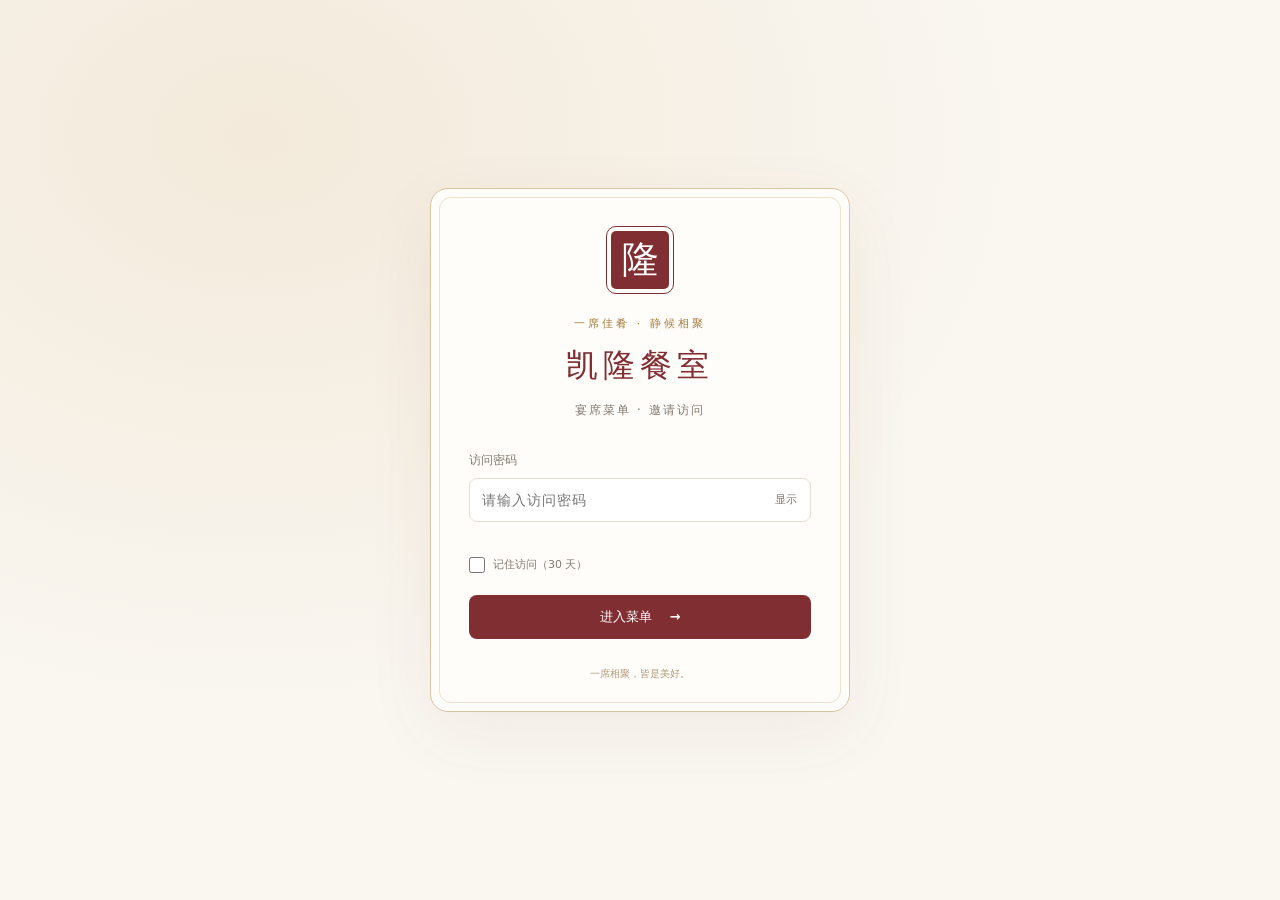
<file: index.html>
<!doctype html>
<html lang="zh-CN">
<head>
  <meta charset="utf-8">
  <meta name="viewport" content="width=device-width,initial-scale=1">
  <meta name="theme-color" content="#802e32">
  <meta name="description" content="凯隆餐室宴席菜单定制：挑选佳肴、搭配套餐、预览并打印专属菜单。">
  <title>凯隆餐室 · 宴席菜单</title>
  <link rel="stylesheet" href="css/style.css?v=mobile-3">
  <script defer src="js/access-config.js"></script>
  <script defer src="js/access.js"></script>
  <script defer src="js/dishes.js"></script>
  <script defer src="js/core.js"></script>
  <script defer src="js/main.js?v=mobile-3"></script>
</head>
<body class="access-locked">
  <section id="access-gate" class="access-gate" aria-labelledby="access-title">
    <div class="access-card">
      <span class="access-seal" aria-hidden="true">隆</span>
      <p class="eyebrow">一席佳肴 · 静候相聚</p>
      <h1 id="access-title" data-restaurant>凯隆餐室</h1>
      <p class="access-subtitle">宴席菜单 · 邀请访问</p>
      <form id="access-form">
        <label for="access-password">访问密码</label>
        <div class="access-input"><input id="access-password" type="password" required maxlength="100" placeholder="请输入访问密码" autocomplete="current-password" aria-describedby="access-error" aria-invalid="false"><button id="access-toggle" type="button" aria-label="显示或隐藏密码" aria-pressed="false">显示</button></div>
        <p id="access-error" class="access-error" role="alert"></p>
        <label class="access-remember"><input id="access-remember" type="checkbox"> 记住访问（30 天）</label>
        <button type="submit" class="btn primary full">进入菜单 <span aria-hidden="true">→</span></button>
      </form>
      <p class="access-footnote">一席相聚，皆是美好。</p>
      <noscript><p class="access-error">请启用 JavaScript 后输入密码。</p></noscript>
    </div>
  </section>
  <a class="skip-link" href="#catalog">跳到菜品选择</a>
  <header class="topbar">
    <a href="#" class="brand"><span class="seal" aria-hidden="true">隆</span><span><strong data-restaurant>凯隆餐室</strong><small>宴 席 菜 单</small></span></a>
    <nav aria-label="主导航"><button id="more-actions" class="quiet-btn mobile-only">更多 · 管理</button><button id="lock-access" class="quiet-btn">退出访问</button><button id="manage-btn" class="quiet-btn">菜品管理</button><button id="backup-btn" class="quiet-btn">数据备份</button><button id="settings-btn" class="quiet-btn">餐厅设置</button></nav>
  </header>
  <div id="storage-banner" class="storage-banner" role="status" hidden></div>
  <main>
    <section class="hero" aria-labelledby="hero-title">
      <div class="hero-copy"><p class="eyebrow">一席佳肴 · 一生好时光</p><h1 id="hero-title">把美好，<br>盛进这一席。</h1><p class="hero-description">从第一道开席小菜，到最后一口甜蜜。<br>为重要的相聚，搭配一份专属菜单。</p><a class="btn primary" href="#catalog">开始搭配 <span aria-hidden="true">↗</span></a><div class="hero-foot"><span id="catalog-total">84 道佳肴</span><i></i><span>3 款宴席套餐</span><i></i><span>自在搭配</span></div></div>
      <div class="hero-art" aria-hidden="true"><div class="hero-circle"></div><span class="hero-watermark">囍</span><img class="hero-photo photo-main" src="images/dishes/hot-2.jpg" alt="" width="400" height="400" fetchpriority="high"><img class="hero-photo photo-small" src="images/dishes/dessert-new-1.jpg" alt="" width="230" height="230"><div class="hero-caption"><small>佳肴相伴</small><strong>喜事成双</strong></div><span class="art-label">KAILONG · BANQUET</span></div>
    </section>
    <section class="sets-section" aria-labelledby="sets-title"><details id="sets-details" open><summary class="sets-summary">套餐快捷选择<span id="sets-toggle-hint">3 款 · 点击展开</span></summary><div class="section-heading"><div><p class="eyebrow">精心搭配</p><h2 id="sets-title">从一席好菜开始</h2></div><p>先选套餐，再按喜好调整</p></div><div id="sets-grid" class="sets-grid"></div></details></section>
    <section id="catalog" class="workspace" aria-label="菜单定制">
      <div class="catalog-panel"><div class="section-heading"><div><p class="eyebrow">随心甄选</p><h2 id="catalog-title">挑选您的佳肴</h2></div><span id="results-count" class="muted"></span></div>
        <div class="catalog-controls"><div class="search-row"><label class="search-box"><span aria-hidden="true">⌕</span><input type="search" id="search" placeholder="搜索菜名、食材或喜庆别名" aria-label="搜索菜品"><kbd aria-hidden="true">搜索</kbd></label><button id="selected-filter" class="filter-btn" aria-pressed="false">只看已选</button></div>
        <div id="category-tabs" class="category-tabs" role="group" aria-label="菜品分类"></div></div>
        <div id="package-view" class="package-view" hidden></div>
        <div id="replace-banner" class="replace-banner" hidden></div>
        <div id="dishes-grid" class="dishes-grid"></div>
        <div id="catalog-empty" class="empty-state" hidden><span aria-hidden="true">✧</span><h3>暂时没有找到这道菜</h3><p>试试其他关键词，或切换分类。</p><button id="reset-filter" class="btn secondary">查看全部菜品</button></div>
      </div>
      <div id="selection-home" class="selection-home"><aside id="selection-panel" class="selection-panel" aria-labelledby="selection-title"><div class="selection-heading"><div><p class="eyebrow">您的专属搭配</p><h2 id="selection-title">这一席 <span id="selected-count">0</span></h2></div><button id="clear-selection" class="text-btn">清空</button></div><div id="set-status" class="set-status" hidden></div><div id="selected-summary" class="selected-summary"></div><button id="undo-remove" class="btn secondary full" hidden></button><div id="selected-dishes" class="selected-dishes"></div><details class="event-details"><summary>宴席信息 <span>选填</span></summary><div class="event-fields"><label>宴席名称<input id="event-title" maxlength="60" placeholder="例如：陈先生 & 林女士婚宴"></label><div class="field-pair"><label>日期<input type="date" id="event-date"></label><label>桌数<input type="number" id="event-tables" min="1" max="9999" placeholder="选填"></label></div><label>备注<textarea id="event-note" maxlength="300" rows="2" placeholder="口味、上菜或其他要求"></textarea></label></div></details><div class="selection-actions"><button id="preview-btn" class="btn primary full">预览与打印 <span aria-hidden="true">→</span></button><div class="action-pair"><button id="export-menu" class="quiet-btn">导出菜单</button><button id="import-menu" class="quiet-btn">导入菜单</button></div><p id="save-status" class="save-status" aria-live="polite">自动保存在当前浏览器</p></div></aside></div>
    </section>
  </main>
  <footer class="footer"><div><strong data-restaurant>凯隆餐室</strong><p data-slogan>用心烹饪 · 精致宴席</p></div><a id="contact-link" href="tel:13692018313">宴席咨询 · <span data-phone>13692018313</span></a><small>一席相聚，皆是美好。</small></footer>
  <div class="mobile-bar"><button id="view-selected" class="quiet-btn">已选 <strong id="mobile-count">0</strong> 道 <span aria-hidden="true">↑</span></button><button id="mobile-preview" class="btn primary">预览菜单</button></div>
  <div id="toast" class="toast" role="status" aria-live="polite" hidden></div>
  <dialog id="mobile-selection-dialog" class="mobile-selection-dialog"><div class="dialog-toolbar"><h2>已选菜单</h2><button class="btn secondary" data-close>继续选菜</button></div><div id="mobile-selection-content"></div></dialog>
  <dialog id="more-dialog" class="small-dialog"><div class="dialog-toolbar"><h2>更多操作</h2><button class="icon-btn" data-close aria-label="关闭更多操作">×</button></div><div class="more-grid"><button data-action="manage-btn">菜品管理<span>编辑菜名和照片</span></button><button data-action="backup-btn">数据备份<span>保存和恢复资料</span></button><button data-action="settings-btn">餐厅设置<span>名称、电话与祝福语</span></button><button data-action="lock-access">退出访问<span>保留菜单，重新锁定</span></button></div></dialog>
  <dialog id="preview-dialog" class="preview-dialog"><div class="dialog-toolbar"><div><p class="eyebrow">专属宴席</p><h2>菜单预览</h2></div><button class="icon-btn" data-close aria-label="关闭预览">×</button></div><div class="preview-controls"><div class="segmented" role="group" aria-label="菜单样式"><button data-style="illustrated" aria-pressed="true">图文版</button><button data-style="simple" aria-pressed="false">简洁版</button><button data-style="festive" aria-pressed="false">喜庆版</button></div><label><input id="use-alias" type="checkbox"> 使用喜庆别名</label></div><div class="paper-viewport"><div id="preview-paper"></div></div><div class="preview-footer"><p>打印窗口中可选择“另存为 PDF”</p><button id="print-btn" class="btn primary">打印 / 保存 PDF</button></div></dialog>
  <dialog id="confirm-dialog" class="small-dialog"><div class="dialog-toolbar"><h2 id="confirm-title">确认操作</h2><button class="icon-btn" data-close aria-label="取消">×</button></div><p id="confirm-message" class="dialog-copy"></p><div id="confirm-actions" class="dialog-actions"></div></dialog>
  <dialog id="manage-dialog" class="manage-dialog"><div class="dialog-toolbar"><div><p class="eyebrow">本地维护</p><h2>菜品管理</h2></div><button class="icon-btn" data-close aria-label="关闭菜品管理">×</button></div><div class="manager-tools"><label class="search-box"><input id="manager-search" type="search" placeholder="搜索菜名或 ID" aria-label="搜索管理中的菜品"></label><label class="check-label"><input type="checkbox" id="review-filter"> 仅看待确认</label><button id="add-dish" class="btn primary">新增菜品</button></div><p class="manager-hint">修改仅在当前浏览器生效，不会改变其他访客的菜单。请导出备份保存资料。</p><div id="manager-list" class="manager-list"></div></dialog>
  <dialog id="edit-dialog" class="small-dialog"><form id="dish-form"><div class="dialog-toolbar"><h2 id="edit-title">编辑菜品</h2><button type="button" class="icon-btn" data-close aria-label="取消编辑">×</button></div><div class="form-body"><input type="hidden" id="dish-id"><div class="photo-upload-tools"><span>菜品照片</span><img id="edit-photo-preview" class="edit-photo-preview" alt="当前菜品照片" hidden><div class="photo-buttons"><button type="button" id="choose-photo" class="btn secondary">选择照片</button><button type="button" id="take-photo" class="btn secondary mobile-only">拍照</button><button type="button" id="undo-photo" class="text-btn">撤销换图</button></div><input type="file" id="dish-photo" accept="image/jpeg,image/png,image/webp" hidden><input type="file" id="dish-camera" accept="image/jpeg,image/png,image/webp" capture="environment" hidden><p id="photo-status" class="muted" role="status" aria-live="polite"></p></div><p class="muted">支持 JPEG、PNG、WebP，最大 15 MB。修改仅在当前浏览器生效，可通过备份迁移。</p><label class="check-label"><input type="checkbox" id="dish-hide-photo"> 暂不展示照片</label><p id="edit-error" class="form-error" role="alert"></p><div class="field-pair"><label>菜名<input id="dish-name" maxlength="60" required></label><label>分类<select id="dish-category"></select></label></div><label>菜品描述<textarea id="dish-description" maxlength="240" rows="3" required></textarea></label><details class="extra-dish-settings"><summary>喜庆别名与待确认备注（选填）</summary><div><label>喜庆别名<input id="dish-alias" maxlength="60" placeholder="选填，例如：喜得贵子"></label><label>待确认备注<textarea id="dish-review" maxlength="300" rows="2" placeholder="确认内容后可清空"></textarea></label></div></details></div><div class="dialog-actions"><button type="button" class="btn secondary" data-close>取消</button><button type="submit" id="save-dish" class="btn primary">保存菜品</button></div></form></dialog>
  <dialog id="settings-dialog" class="small-dialog"><form id="settings-form"><div class="dialog-toolbar"><h2>餐厅设置</h2><button type="button" class="icon-btn" data-close aria-label="取消">×</button></div><div class="form-body"><label>餐厅名称<input id="restaurant-name" required maxlength="40"></label><label>宣传语<input id="restaurant-slogan" maxlength="80"></label><label>联系电话<input id="restaurant-phone" maxlength="30" placeholder="电话或手机号码"></label><label>喜庆祝福语<input id="restaurant-blessing" maxlength="80"></label></div><div class="dialog-actions"><button type="button" class="btn secondary" data-close>取消</button><button class="btn primary" type="submit">保存设置</button></div></form></dialog>
  <dialog id="backup-dialog" class="small-dialog"><div class="dialog-toolbar"><h2>数据备份</h2><button class="icon-btn" data-close aria-label="关闭">×</button></div><div class="form-body"><p>完整备份可迁移全部资料。菜品导入文件只会追加新菜，不覆盖已有资料；重复导入会自动跳过。</p><button id="add-latest-dishes" class="btn secondary full" hidden>添加本次新菜（保留已有资料）</button><button id="export-backup" class="btn primary full">导出完整备份</button><button id="import-backup" class="btn secondary full">导入备份或菜品</button><hr><p class="muted">恢复默认资料会撤销本地菜品和餐厅设置的修改。建议先导出备份。</p><button id="reset-data" class="text-btn danger">恢复默认资料</button></div></dialog>
  <input id="import-file" type="file" accept=".json,application/json" hidden>
  <div id="print-root"></div>
  <noscript><p class="storage-banner">请启用 JavaScript 后使用菜单定制功能。</p></noscript>
</body>
</html>
</file>
<file: css/style.css>
/* Offline system fonts and CSS decorations; no third-party requests. */
:root{--wine:#802e32;--wine-dark:#602125;--gold:#a57a3d;--ink:#302b27;--muted:#827970;--cream:#faf7f1;--line:#e8dfd1;--paper:#fffdf9;--radius:16px;--shadow:0 12px 40px #37271c0a;font-family:"Microsoft YaHei","PingFang SC",system-ui,sans-serif;color:var(--ink);background:var(--cream);font-synthesis:none}
*{box-sizing:border-box}html{scroll-behavior:smooth;scroll-padding-top:24px}body{margin:0}button,input,textarea,select{font:inherit}button,a,input,select,textarea{-webkit-tap-highlight-color:transparent}button{cursor:pointer}button:disabled{opacity:.55;cursor:wait}a{color:inherit;text-decoration:none}img{max-width:100%;display:block}button{border:0;background:none;color:inherit}input,textarea,select{color:var(--ink);background:#fff;border:1px solid var(--line);border-radius:8px;padding:10px 12px;min-width:0;max-width:100%}input[type=checkbox]{accent-color:var(--wine);width:16px;height:16px;margin:0;flex-shrink:0}input[type=file]{font-size:13px}textarea{resize:vertical}input:focus,textarea:focus,select:focus{outline:2px solid #a57a3d66;outline-offset:2px}button:focus-visible,a:focus-visible,summary:focus-visible{outline:3px solid #b78644;outline-offset:4px}h1,h2,h3,p{margin:0}h1,h2,.paper-title,.hero-caption strong{font-family:"Noto Serif SC","Songti SC","SimSun",serif}h2{font-size:26px;font-weight:600;letter-spacing:1px}p{line-height:1.8}[hidden]{display:none!important}.muted{font-size:12px;color:var(--muted);line-height:1.8}.eyebrow{color:var(--gold);font-size:11px;letter-spacing:3px;line-height:1.8;margin-bottom:10px}.btn{display:inline-flex;align-items:center;justify-content:center;gap:18px;padding:12px 20px;border:1px solid transparent;border-radius:8px;font-weight:600;font-size:13px;min-height:44px;transition:background .2s,transform .2s}.btn:hover{transform:translateY(-1px)}.primary{color:#fff;background:var(--wine)}.primary:hover{background:var(--wine-dark)}.secondary{background:#fff;border-color:var(--line)}.secondary:hover{background:#f1ebe1}.full{width:100%}.quiet-btn{font-size:12px;padding:10px 12px;border-radius:6px;color:var(--muted);min-height:40px}.quiet-btn:hover{background:#efe8dd;color:var(--wine)}.text-btn{font-size:12px;color:var(--wine);padding:8px}.icon-btn{font-size:26px;width:40px;height:40px;display:grid;place-items:center;border-radius:50%;flex-shrink:0}.icon-btn:hover{background:#f1ebe1}.skip-link{position:fixed;top:-100px;left:10px;padding:12px;background:white;z-index:99}.skip-link:focus{top:10px}.topbar{max-width:1320px;padding:24px 40px;margin:auto;display:flex;align-items:center;justify-content:space-between;border-bottom:1px solid var(--line)}.brand{display:flex;align-items:center;gap:12px}.seal{border:1px solid var(--wine);background:var(--wine);color:#fff;border-radius:4px;font-family:SimSun,serif;font-size:29px;width:45px;height:45px;display:grid;place-items:center;outline:1px solid var(--wine);outline-offset:3px}.brand strong{display:block;font-size:19px;letter-spacing:4px}.brand small{display:block;color:var(--gold);font-size:9px;letter-spacing:3px;margin-top:5px}.topbar nav{display:flex;gap:8px}main{max-width:1240px;margin:auto;padding:0 24px}.hero{min-height:455px;display:grid;grid-template-columns:1fr 1fr;align-items:center;position:relative;padding:45px 30px 35px;overflow:hidden}.hero-copy h1{font-size:clamp(38px,4.6vw,64px);line-height:1.35;color:var(--wine-dark);letter-spacing:3px;font-weight:500}.hero-description{font-size:13px;color:var(--muted);margin:22px 0}.hero .btn{padding:13px 25px}.hero-foot{display:flex;gap:13px;align-items:center;color:var(--muted);font-size:11px;margin-top:30px}.hero-foot i{height:3px;width:3px;background:var(--gold);border-radius:50%}.hero-art{height:375px;position:relative}.hero-circle{position:absolute;border:1px solid #d8bf95;width:325px;height:325px;border-radius:50%;left:22%;top:4%;outline:1px solid #eadbc2;outline-offset:15px}.hero-watermark{position:absolute;right:0;top:30px;font:150px SimSun,serif;color:#eadbc1;opacity:.4}.hero-photo{object-fit:cover;border:8px solid var(--paper);box-shadow:0 12px 30px #45312518;border-radius:50%}.photo-main{width:295px;height:295px;position:absolute;left:12%;top:0}.photo-small{width:165px;height:165px;position:absolute;right:8%;bottom:5px}.hero-caption{position:absolute;left:6%;bottom:12px;padding:15px 20px;background:#802e32;color:#fff;border-radius:2px;box-shadow:7px 7px 0 #dec7a1}.hero-caption small{font-size:9px;letter-spacing:3px;color:#e2c699;display:block;margin-bottom:6px}.hero-caption strong{font-size:24px;font-weight:400;letter-spacing:5px}.art-label{position:absolute;right:12px;top:80px;writing-mode:vertical-rl;letter-spacing:3px;font-size:9px;color:var(--gold)}.sets-section{padding:25px 0 40px;border-top:1px solid var(--line)}.section-heading{display:flex;align-items:flex-end;justify-content:space-between;margin-bottom:24px;gap:15px}.section-heading>p{font-size:12px;color:var(--muted)}.sets-grid{display:grid;grid-template-columns:repeat(3,1fr);gap:16px}.set-card{display:flex;flex-direction:column;padding:22px 24px;background:var(--paper);border:1px solid var(--line);border-radius:var(--radius);position:relative;overflow:hidden}.set-card:nth-child(2){background:#f4eee3}.set-card:nth-child(3){background:var(--wine);color:#fff;border-color:var(--wine)}.set-card .set-label{font-size:10px;color:var(--gold);letter-spacing:2px}.set-card:nth-child(3) .set-label{color:#e1bd86}.set-card h3{font-size:17px;font-weight:500;margin:12px 0 8px}.set-card p{font-size:11px;color:var(--muted)}.set-card:nth-child(3) p{color:#ead4cb}.set-card-bottom{margin-top:20px;display:flex;justify-content:space-between;align-items:center;gap:10px}.set-price{font:29px Georgia,serif;color:var(--wine);letter-spacing:-1px}.set-price small{font:11px system-ui;letter-spacing:0;margin-right:4px}.set-card:nth-child(3) .set-price{color:#f8e5c3}.set-card button{background:#f5ede0;padding:9px 14px;border-radius:6px;font-size:11px;color:var(--wine);border:1px solid #ddcbb3}.set-card:nth-child(3) button{background:#fff6e8}.set-card button:hover{background:#eadbc2}.workspace{display:grid;grid-template-columns:minmax(0,1fr) 315px;gap:26px;align-items:start;padding:35px 0 70px;border-top:1px solid var(--line)}.search-row{display:flex;gap:10px;align-items:center}.search-box{display:flex;align-items:center;background:#fff;border:1px solid var(--line);border-radius:9px;padding:0 12px;flex:1;min-width:0}.search-box span{font-size:26px;color:var(--gold)}.search-box input{width:100%;border:none;padding:13px 10px;background:transparent;font-size:12px}.search-box input:focus{outline:none}.search-box:focus-within{outline:2px solid #a57a3d66}.search-box kbd{font:10px system-ui;color:#9e9486;border:1px solid var(--line);padding:3px 5px;white-space:nowrap}.filter-btn{padding:12px;border:1px solid var(--line);border-radius:8px;font-size:11px;white-space:nowrap;background:#fff;min-height:43px}.filter-btn[aria-pressed=true]{background:#f1e0de;color:var(--wine);border-color:var(--wine)}.category-tabs{display:flex;gap:5px;overflow:auto;padding:19px 0 22px;scrollbar-width:thin}.category-tabs button{padding:10px 15px;white-space:nowrap;border-radius:7px;font-size:12px;color:var(--muted);border:1px solid transparent}.category-tabs button span{font-size:10px;opacity:.7;margin-left:5px}.category-tabs button[aria-pressed=true]{background:var(--wine);color:#fff}.category-tabs button:hover{border-color:#cbb597}.dishes-grid{display:grid;grid-template-columns:repeat(3,minmax(0,1fr));gap:15px}.dish-card{background:var(--paper);border:1px solid var(--line);border-radius:12px;overflow:hidden;position:relative;transition:box-shadow .2s,border-color .2s;min-width:0}.dish-card:hover{box-shadow:var(--shadow);border-color:#c8b08b}.dish-card.selected{border-color:var(--wine);box-shadow:0 0 0 1px var(--wine)}.dish-photo{width:100%;height:auto;aspect-ratio:4/3;object-fit:contain;background:#f2eee7;padding:5px}.dish-placeholder{aspect-ratio:4/3;display:flex;align-items:center;justify-content:center;flex-direction:column;background:repeating-linear-gradient(45deg,#f6f0e5,#f6f0e5 12px,#f8f4ed 12px,#f8f4ed 24px);color:#a58e70;gap:9px}.dish-placeholder span{font:38px SimSun,serif;border:1px solid #d8c3a1;border-radius:50%;width:65px;height:65px;display:grid;place-items:center}.dish-placeholder small{font-size:11px}.dish-info{padding:14px}.dish-category{font-size:9px;letter-spacing:1px;color:var(--gold);margin-bottom:6px}.dish-info h3{font-size:14px;line-height:1.6;font-weight:600;margin-bottom:6px}.dish-info .alias{font-size:10px;color:var(--gold);margin-top:-4px;margin-bottom:6px}.dish-info p{font-size:11px;color:var(--muted);min-height:36px;line-height:1.7}.dish-choice{margin-top:12px;width:100%;border:1px solid var(--line);border-radius:6px;padding:8px;font-size:11px;background:#fff;min-height:36px}.dish-choice:hover{background:#f3e9e0;color:var(--wine)}.selected .dish-choice{border-color:#dbc1bf;background:#f6eae8;color:var(--wine)}.photo-review{position:absolute;top:8px;left:8px;font-size:9px;color:#755721;background:#fff8e6f2;border-radius:3px;padding:4px 6px}.selection-panel{position:sticky;top:24px;background:#fffdf9;border:1px solid var(--line);border-radius:16px;padding:22px;box-shadow:var(--shadow);scroll-margin-top:18px}.selection-heading{display:flex;align-items:center;justify-content:space-between}.selection-heading h2{font-size:23px}.selection-heading h2 span{font:16px Georgia,serif;display:inline-grid;place-items:center;background:#f2e4d9;color:var(--wine);border-radius:50%;height:28px;width:28px;margin-left:6px}.selected-summary{font-size:10px;color:var(--gold);padding:17px 0 14px;border-bottom:1px dashed var(--line)}.selected-dishes{max-height:350px;overflow:auto;overscroll-behavior:contain;scrollbar-width:thin}.selected-item{display:flex;align-items:flex-start;gap:8px;padding:12px 0;border-bottom:1px solid #eee6dc}.selected-index{font:11px Georgia,serif;color:#c2ab8b;min-width:16px;margin-top:4px}.selected-text{flex:1;min-width:0}.selected-text strong{font-size:11px;line-height:1.6;font-weight:500;display:block}.selected-text small{font-size:9px;color:var(--muted);display:block;margin-top:4px}.selected-item button{font-size:11px;color:var(--muted);padding:4px;min-width:28px;min-height:30px}.selected-item button:hover{color:var(--wine);background:#f2e7dd;border-radius:4px}.selected-empty{padding:26px 8px;text-align:center;color:var(--muted)}.selected-empty span{font:34px SimSun,serif;color:#cbb597;display:block;margin-bottom:12px}.selected-empty p{font-size:11px}.set-status{font-size:10px;line-height:1.8;background:#f4eee2;padding:10px;margin-top:15px;border-radius:6px;color:var(--wine)}.set-status strong{display:block}.set-status details{margin-top:6px}.set-status summary{cursor:pointer}.event-details{border-bottom:1px solid var(--line);margin-top:16px}.event-details>summary{cursor:pointer;font-size:11px;padding:12px 0}.event-details>summary>span{float:right;color:var(--muted);font-size:10px}.event-fields{display:grid;gap:10px;padding:5px 0 15px}.event-fields label,.form-body>label,.field-pair>label{display:grid;gap:7px;font-size:12px;min-width:0}.event-fields input,.event-fields textarea{font-size:11px;width:100%}.field-pair{display:grid;grid-template-columns:1fr 1fr;gap:12px}.selection-actions{padding-top:18px}.action-pair{display:flex;justify-content:space-around;margin-top:8px}.save-status{font-size:9px;color:#9b9185;text-align:center;margin-top:5px}.package-view,.replace-banner{padding:15px 18px;border:1px solid #dec6a8;background:#f6efe3;border-radius:10px;margin-bottom:18px;font-size:12px}.package-view h3{font-size:16px;color:var(--wine)}.package-view p{font-size:11px;color:var(--muted);margin:6px 0 12px}.package-view .btn{font-size:11px;min-height:36px;padding:8px 12px;margin-right:6px}.replace-banner{display:flex;align-items:center;justify-content:space-between;color:var(--wine);gap:12px}.empty-state{padding:65px 20px;text-align:center;border:1px dashed var(--line);border-radius:12px}.empty-state span{font-size:40px;color:var(--gold)}.empty-state h3{font-size:16px;margin:12px 0}.empty-state p{font-size:12px;color:var(--muted);margin-bottom:20px}.footer{max-width:1240px;padding:30px 24px;margin:auto;border-top:1px solid var(--line);display:flex;justify-content:space-between;align-items:center;gap:25px;color:var(--muted)}.footer strong{font-size:14px;letter-spacing:3px;color:var(--wine)}.footer p{font-size:10px;margin-top:7px}.footer a{font-size:12px}.footer small{font-size:10px}.mobile-bar{display:none}.toast{position:fixed;bottom:30px;left:50%;transform:translateX(-50%);max-width:calc(100vw - 32px);background:#302b27;color:#fff;padding:13px 22px;border-radius:8px;font-size:12px;box-shadow:var(--shadow);z-index:1000;pointer-events:none;white-space:normal;line-height:1.6}.storage-banner{max-width:1192px;margin:10px auto;padding:12px 20px;background:#fff0d3;color:#674916;border-radius:6px;font-size:12px;line-height:1.8}
dialog{border:1px solid var(--line);border-radius:18px;background:var(--cream);color:var(--ink);padding:0;box-shadow:0 24px 120px #2f211c33;max-height:90dvh;max-width:calc(100vw - 24px)}dialog::backdrop{background:#26171080;backdrop-filter:blur(3px)}.small-dialog{width:480px}.manage-dialog{width:850px}.preview-dialog{width:990px}.dialog-toolbar{display:flex;justify-content:space-between;align-items:center;gap:15px;padding:22px 25px;border-bottom:1px solid var(--line);background:var(--paper)}.dialog-toolbar h2{font-size:23px}.dialog-toolbar .eyebrow{margin-bottom:3px}.dialog-copy{padding:25px;font-size:13px;white-space:pre-line;overflow-wrap:anywhere}.dialog-actions{display:flex;justify-content:flex-end;gap:10px;padding:18px 25px;border-top:1px solid var(--line);flex-wrap:wrap}.form-body{padding:24px;display:grid;gap:16px}.form-body p{font-size:12px}.check-label{display:flex!important;align-items:center;gap:8px;font-size:12px}.form-error{color:#a32d2d;font-size:12px}.danger{color:#a32d2d}.edit-photo-preview{max-height:150px;max-width:100%;object-fit:contain;margin:auto;border-radius:8px}.manager-tools{padding:20px 24px 10px;display:flex;gap:12px;align-items:center}.manager-hint{font-size:11px;color:var(--muted);padding:0 24px 15px}.manager-list{max-height:55dvh;overflow:auto;padding:0 24px 24px}.manager-row{display:flex;gap:12px;align-items:center;background:#fff;border:1px solid var(--line);border-radius:8px;padding:12px;margin-bottom:9px}.manager-row img{width:58px;height:50px;object-fit:contain;background:#f2eee7;border-radius:5px}.manager-row .manager-text{flex:1;min-width:0}.manager-row h3{font-size:13px}.manager-row p{font-size:10px;color:var(--muted);line-height:1.6}.manager-row .review-note{color:#9a6d28}.manager-row button{font-size:11px;padding:8px}.preview-controls{display:flex;justify-content:space-between;gap:15px;align-items:center;padding:15px 24px;border-bottom:1px solid var(--line);flex-wrap:wrap}.segmented{display:flex;gap:3px;border:1px solid var(--line);border-radius:8px;padding:3px;background:#fff}.segmented button{font-size:12px;padding:8px 14px;border-radius:5px}.segmented button[aria-pressed=true]{background:var(--wine);color:#fff}.preview-controls label{display:flex;gap:8px;align-items:center;font-size:12px}.paper-viewport{padding:25px;background:#e9e2d8;max-height:60dvh;overflow:auto}.preview-footer{display:flex;align-items:center;justify-content:space-between;padding:18px 24px;gap:12px;background:var(--paper)}.preview-footer p{font-size:11px;color:var(--muted)}.menu-paper{width:100%;max-width:794px;min-height:700px;margin:0 auto;background:white;padding:42px 40px;color:#332b26;box-shadow:0 4px 20px #39251d16}.paper-head{text-align:center;border-bottom:1px solid #d6c6ad;padding-bottom:22px;margin-bottom:24px}.paper-kicker{font-size:10px;letter-spacing:5px;color:#ad8145}.paper-title{font-size:34px;letter-spacing:5px;color:var(--wine);margin:12px 0}.paper-subtitle{font-size:14px;letter-spacing:2px;color:#7a6651;overflow-wrap:anywhere}.paper-meta{display:flex;justify-content:center;gap:18px;margin-top:14px;font-size:11px;color:#7f7367;flex-wrap:wrap}.paper-note{font-size:11px;background:#f8f4ec;padding:12px 15px;margin:18px 0;white-space:pre-wrap;overflow-wrap:anywhere;line-height:1.8}.paper-grid{display:grid;grid-template-columns:repeat(3,minmax(0,1fr));gap:20px}.paper-card{break-inside:avoid;text-align:center;min-width:0}.paper-card img{width:100%;height:130px;object-fit:contain;background:#faf8f4}.paper-card .paper-placeholder{height:130px;display:grid;place-items:center;background:#f7f1e6;color:#ac9473;font:13px SimSun,serif}.paper-card h3{font-size:13px;line-height:1.7;margin:9px 0 4px;overflow-wrap:anywhere}.paper-card small{font-size:9px;color:#957c5e}.paper-section{margin:22px 0;break-inside:auto}.paper-section h3{font-size:14px;color:var(--wine);margin:0 0 12px;padding-bottom:8px;border-bottom:1px solid #e6d9c6;break-after:avoid}.paper-list{display:grid;grid-template-columns:1fr 1fr;gap:10px 22px}.paper-list p{font-size:14px;break-inside:avoid;overflow-wrap:anywhere}.paper-footer{border-top:1px solid #d6c6ad;text-align:center;font-size:11px;color:#987c55;margin-top:28px;padding-top:18px;line-height:1.9;break-inside:avoid}.paper-festive{background:#fffaf0;border:3px double #bb904f;padding:40px;color:#6e292e}.paper-festive .paper-head{border-bottom:1px solid #caae7d}.festive-mark{font:50px SimSun,serif;color:#963e40;margin-bottom:12px}.paper-festive .paper-title{font-size:31px}.paper-festive .paper-section{text-align:center}.paper-festive .paper-section h3{display:flex;justify-content:center;align-items:center;gap:20px;color:#a07740;font:15px SimSun,serif;letter-spacing:3px;border:0}.paper-festive .paper-section h3:before,.paper-festive .paper-section h3:after{content:"";height:1px;width:45px;background:#d9c4a1}.paper-festive .paper-list{grid-template-columns:1fr;gap:8px}.paper-festive .paper-list p{font:17px/1.8 SimSun,serif;letter-spacing:2px;color:#713439}.paper-festive .paper-footer{color:#8b4b3c}.paper-set-note{font-size:10px;text-align:center;color:#8f6d41;margin-top:10px}#print-root{display:none}hr{border:0;border-top:1px solid var(--line);width:100%}
@media(min-width:1500px){.topbar{max-width:1390px}main,.footer{max-width:1310px}.workspace{grid-template-columns:minmax(0,1fr) 340px}.hero{padding-left:45px}.hero-art{margin-right:30px}}
@media(max-width:1050px){.workspace{grid-template-columns:minmax(0,1fr) 280px;gap:18px}.dishes-grid{grid-template-columns:repeat(2,minmax(0,1fr))}.selection-panel{padding:18px}.hero{padding-left:5px}.photo-main{left:4%;width:270px;height:270px}.hero-circle{left:12%;width:290px;height:290px}.photo-small{right:0}.hero-caption{left:0}.category-tabs button{padding:9px 11px}.set-card{padding:20px 16px}}
@media(max-width:760px){.topbar{padding:18px 20px}.topbar nav{gap:0}.topbar nav button{font-size:10px;padding:8px}.brand{gap:9px}.seal{width:33px;height:33px;font-size:23px}.brand strong{font-size:15px;letter-spacing:2px}.brand small{font-size:8px;letter-spacing:1px}main{padding:0 18px}.hero{min-height:360px;grid-template-columns:1.1fr 1fr;padding:35px 0 28px}.hero-copy h1{font-size:37px;letter-spacing:1px}.hero .eyebrow{font-size:9px;letter-spacing:1px}.hero-description{font-size:10px;margin:18px 0}.hero-foot{font-size:9px;gap:7px;flex-wrap:wrap;margin-top:23px}.hero-art{height:285px}.photo-main{width:190px;height:190px;left:0;top:20px;border-width:5px}.photo-small{width:105px;height:105px;right:0;bottom:0;border-width:5px}.hero-circle{width:200px;height:200px;left:8%;top:8%}.hero-caption{padding:9px 12px;bottom:10px;left:-5px}.hero-caption strong{font-size:18px;letter-spacing:3px}.hero-caption small{font-size:8px;letter-spacing:1px}.hero-watermark{font-size:90px;top:40px}.art-label{display:none}.sets-grid{gap:10px}.set-card{padding:16px 12px;border-radius:10px}.set-card h3{font-size:13px;line-height:1.8}.set-card p{font-size:10px}.set-card-bottom{flex-wrap:wrap;margin-top:15px}.set-card-bottom button{width:100%}.set-price{font-size:24px}.set-card .set-label{font-size:8px;letter-spacing:1px}.section-heading>p{font-size:10px}.section-heading{gap:10px}.section-heading h2{font-size:23px}.workspace{display:block;padding-top:28px}.selection-panel{position:static;margin-top:28px;padding:24px}.dishes-grid{grid-template-columns:repeat(3,minmax(0,1fr));gap:10px}.dish-info{padding:11px}.dish-info h3{font-size:12px}.dish-info p{font-size:10px}.search-box kbd{display:none}.selected-dishes{max-height:400px}.footer{flex-wrap:wrap;padding-bottom:100px}.footer small{width:100%}.mobile-bar{position:fixed;bottom:0;left:0;right:0;display:flex;justify-content:space-between;align-items:center;padding:10px 20px calc(10px + env(safe-area-inset-bottom));background:#fffdf9f5;border-top:1px solid var(--line);z-index:10;box-shadow:0 -5px 30px #2d21110a}.mobile-bar strong{color:var(--wine);font-size:17px;margin:0 5px}.mobile-bar .btn{padding:10px 25px}.toast{bottom:90px}.manager-tools{flex-wrap:wrap;padding:15px}.manager-tools .search-box{flex-basis:100%}.manager-list{padding:0 15px 15px}.manager-hint{padding:0 15px 15px}.manager-row{gap:8px}.manager-row img{width:44px}.dialog-toolbar{padding:18px}.dialog-toolbar h2{font-size:21px}.paper-viewport{padding:14px}.menu-paper{padding:24px 20px;min-height:500px}.paper-title{font-size:26px}.paper-card img,.paper-card .paper-placeholder{height:90px}.paper-grid{gap:14px}.paper-card h3{font-size:11px}.paper-festive{padding:24px}.preview-controls{padding:12px 16px}.preview-footer{padding:15px;flex-wrap:wrap}.preview-footer .btn{flex:1}.storage-banner{margin:8px 18px}.replace-banner{font-size:11px}}
@media(max-width:480px){.hero-copy h1{font-size:32px}.hero{min-height:320px}.hero-art{height:240px}.photo-main{width:155px;height:155px;left:1%;top:15px}.hero-circle{width:158px;height:158px;top:9%}.photo-small{width:88px;height:88px;right:0;bottom:12px}.hero-caption{bottom:5px;padding:8px 10px}.hero-caption strong{font-size:15px}.hero-foot{max-width:200px;font-size:8px;gap:5px}.hero .btn{padding:11px 15px;font-size:11px}.hero-description{font-size:10px;line-height:1.9}.sets-grid{grid-template-columns:1fr}.set-card{padding:17px 20px;display:grid;grid-template-columns:1fr auto;column-gap:12px}.set-card .set-label{grid-column:1;font-size:9px}.set-card h3{grid-column:1;font-size:16px;margin:6px 0}.set-card p{grid-column:1;font-size:10px}.set-card-bottom{grid-column:2;grid-row:1/4;display:flex;flex-direction:column;justify-content:center;gap:10px;margin:0}.set-card-bottom button{font-size:10px;padding:7px 12px;min-height:34px}.set-price{font-size:27px}.dishes-grid{grid-template-columns:repeat(2,minmax(0,1fr));gap:12px}.dish-info h3{font-size:13px}.dish-info p{font-size:10px}.category-tabs{gap:3px}.category-tabs button{padding:9px 10px}.category-tabs button span{margin-left:3px}.manager-row button{padding:7px 5px}.manager-row img{display:none}.manager-row .review-note{font-size:9px}.paper-list{gap:9px 15px}.paper-list p{font-size:12px}.paper-grid{gap:10px}.paper-card img,.paper-card .paper-placeholder{height:75px}.paper-card h3{font-size:10px}.paper-festive .paper-list p{font-size:15px}.topbar nav button{padding:7px 6px}.section-heading>p{max-width:110px;text-align:right}.eyebrow{margin-bottom:6px}}
@media(prefers-reduced-motion:reduce){html{scroll-behavior:auto}*{transition:none!important}}
@media print{@page{size:A4;margin:14mm 13mm}html,body{background:white!important;margin:0!important;padding:0!important;font-size:12pt}body>*:not(#print-root){display:none!important}#print-root{display:block!important}#print-root .menu-paper{width:100%;max-width:none;min-height:0;padding:0;margin:0;box-shadow:none}#print-root .paper-festive{padding:10mm;border:1px solid #bb904f}#print-root .paper-card{break-inside:avoid}#print-root .paper-card img,#print-root .paper-card .paper-placeholder{height:36mm}#print-root .paper-grid{gap:6mm 5mm}#print-root .paper-card h3{font-size:10pt}#print-root .paper-list p{font-size:11pt}#print-root .paper-festive .paper-list p{font-size:13pt}#print-root .paper-title{font-size:24pt}#print-root .paper-head{break-inside:avoid}#print-root .paper-section h3{break-after:avoid}#print-root .paper-footer{break-inside:avoid}*{-webkit-print-color-adjust:exact;print-color-adjust:exact}}

@media print {#print-root .paper-festive{padding:7mm}#print-root .paper-festive .festive-mark{font-size:28pt;margin-bottom:6px}#print-root .paper-festive .paper-title{font-size:22pt;margin:8px 0}#print-root .paper-festive .paper-head{padding-bottom:14px;margin-bottom:14px}#print-root .paper-festive .paper-section{margin:12px 0}#print-root .paper-festive .paper-section h3{margin-bottom:6px;font-size:10pt}#print-root .paper-festive .paper-list{gap:3px}#print-root .paper-festive .paper-list p{font-size:12pt;line-height:1.6}#print-root .paper-festive .paper-footer{margin-top:15px;padding-top:12px}#print-root .paper-card img,#print-root .paper-card .paper-placeholder{height:26mm}#print-root .paper-card h3{margin:6px 0 2px;line-height:1.4}#print-root .paper-grid{gap:4mm 5mm}}

@media(min-width:761px){.selection-panel{max-height:calc(100dvh - 48px);overflow-y:auto;scrollbar-width:thin}.selected-dishes{max-height:min(350px,38dvh)}}

@media print{#print-root .paper-card img,#print-root .paper-card .paper-placeholder{height:36mm}#print-root .paper-grid{gap:6mm 5mm}}

@media(max-width:480px){.hero-copy h1{font-size:clamp(22px,6.6vw,26px);letter-spacing:0;white-space:nowrap}}

/* Lightweight invitation gate. Menu files remain static. */
body.access-locked > :not(#access-gate){display:none!important}
.access-gate{min-height:100dvh;display:grid;place-items:center;padding:32px 20px;background:radial-gradient(ellipse at 20% 15%,#e4cfad55,transparent 55%),var(--cream)}
.access-card{width:100%;max-width:420px;background:var(--paper);border:1px solid #d9c5a4;border-radius:18px;padding:42px 38px 28px;box-shadow:0 20px 70px #6a392111;text-align:center;position:relative}
.access-card:before{content:"";position:absolute;inset:8px;border:1px solid #eee0c9;border-radius:12px;pointer-events:none}
.access-seal{display:grid;place-items:center;width:58px;height:58px;margin:0 auto 25px;background:var(--wine);color:#fff;font:37px SimSun,serif;border-radius:5px;outline:1px solid var(--wine);outline-offset:4px}
.access-card h1{font:32px SimSun,serif;letter-spacing:5px;color:var(--wine)}
.access-subtitle{font-size:12px;color:var(--muted);margin:12px 0 30px;letter-spacing:2px}
#access-form{text-align:left;position:relative}
#access-form>label:first-child{font-size:12px;color:var(--muted);display:block;margin-bottom:9px}
.access-input{display:flex;background:#fff;border:1px solid var(--line);border-radius:8px;overflow:hidden}
.access-input:focus-within{outline:2px solid #a57a3d66;outline-offset:2px}
.access-input input{width:100%;border:0;background:transparent;font-size:14px;padding:13px 12px;letter-spacing:1px}
.access-input input:focus{outline:none}
.access-input button{font-size:11px;color:var(--muted);padding:0 13px;white-space:nowrap}
.access-error{min-height:24px;font-size:11px;color:#b03c3c;line-height:1.7;margin:5px 0}
.access-remember{display:flex;align-items:center;gap:8px;font-size:11px;color:var(--muted);margin:6px 0 22px}
.access-footnote{font-size:10px;color:#af987a;margin-top:26px}
@media(max-width:480px){.access-card{padding:34px 28px 25px}.topbar nav button{padding:7px 4px;font-size:9px}.brand strong{font-size:14px}.brand small{font-size:7px}.topbar{padding:18px 14px}.brand{gap:7px}}

/* Simple mobile flow and protection against accidental edits. */
.mobile-only{display:none}.selection-home{align-self:stretch;min-width:0}button:disabled{cursor:not-allowed}
body:has(dialog[open]){overflow:hidden}
.photo-upload-tools{display:grid;gap:10px;font-size:12px}.photo-buttons{display:flex;align-items:center;flex-wrap:wrap;gap:8px}.photo-buttons .btn{flex:1}.photo-buttons .text-btn{min-height:44px}
.more-grid{display:grid;grid-template-columns:1fr 1fr;gap:12px;padding:22px}.more-grid button{text-align:left;border:1px solid var(--line);background:#fff;padding:18px 14px;border-radius:10px;font-size:15px;min-height:85px}.more-grid button span{display:block;font-size:11px;color:var(--muted);margin-top:8px}.more-grid button:hover{border-color:var(--wine)}
.mobile-selection-dialog{width:520px}.mobile-selection-dialog .selection-panel{margin:0;padding:20px;border:0;box-shadow:none;position:static;border-radius:0;max-height:none;overflow:visible}.mobile-selection-dialog .dialog-toolbar{position:sticky;top:0;z-index:1}.mobile-selection-dialog .selected-dishes{max-height:42dvh}.mobile-selection-dialog .selection-actions{padding-bottom:15px}.mobile-selection-dialog .event-fields{padding-bottom:20px}
@media(max-width:760px){
 .mobile-only{display:inline-flex;align-items:center;justify-content:center}
 .topbar nav>:not(#more-actions){display:none}.topbar nav #more-actions{font-size:14px;padding:10px 14px;min-height:44px;border:1px solid var(--line);background:var(--paper)}
 #selection-home{display:none}.hero{display:block;min-height:0;padding:20px 0}.hero-art,.hero-copy>.eyebrow,.hero-foot,.hero-copy>.btn{display:none}.hero-copy h1{font-size:23px;line-height:1.5;letter-spacing:0;white-space:normal}.hero-copy h1 br{display:none}.hero-description{font-size:12px;margin:8px 0 0;line-height:1.8}.hero-description br{display:none}
 .sets-section{padding:18px 0 22px}.sets-section .section-heading{margin-bottom:15px}.sets-section .eyebrow{display:none}.sets-section h2{font-size:20px}.sets-grid{display:flex;gap:10px;overflow-x:auto;scroll-snap-type:x proximity;padding-bottom:6px}.set-card{min-width:260px;max-width:300px;flex:0 0 80%;scroll-snap-align:start;padding:16px 18px;display:block}.set-card h3{font-size:16px}.set-card p{font-size:12px}.set-card .set-label{font-size:10px}.set-card-bottom{flex-direction:row;flex-wrap:nowrap;justify-content:space-between;margin-top:12px}.set-card-bottom button{width:auto;min-height:42px;font-size:12px}.set-price{font-size:26px}
 .workspace{padding-top:20px;padding-bottom:35px}.catalog-panel .section-heading{margin-bottom:10px}.catalog-panel .eyebrow{display:none}.catalog-controls{position:sticky;top:0;z-index:4;background:var(--cream);padding:8px 0 0;border-bottom:1px solid var(--line);margin-bottom:15px}.category-tabs{padding:9px 0 10px;gap:3px}.category-tabs button{min-height:44px;font-size:13px;padding:10px 12px}.search-box input{font-size:16px;min-height:46px}.filter-btn{font-size:12px;min-height:46px}
 .dish-info h3{font-size:14px;line-height:1.5;margin-bottom:7px}.dish-category{font-size:11px}.dish-info>p{display:none}.dish-info .alias{font-size:11px;margin-top:0}.dish-choice{min-height:46px;font-size:13px;margin-top:9px}.photo-review{font-size:10px}.photo-buttons .btn,.photo-buttons .text-btn{font-size:14px;min-height:46px}
 .form-body input:not([type=checkbox]),.form-body textarea,.form-body select,.event-fields input,.event-fields textarea{font-size:16px;min-height:44px}.form-body>label,.field-pair>label{font-size:13px}.form-body p{font-size:12px}.selected-item{padding:13px 0}.selected-text strong{font-size:14px}.selected-text small{font-size:11px}.selected-item button{min-width:40px;min-height:44px;font-size:15px}.selected-summary{font-size:12px}.event-details>summary{font-size:14px;min-height:44px}.selection-actions .btn{font-size:15px}.action-pair .quiet-btn{font-size:13px;min-height:44px}.dialog-actions .btn{font-size:14px;min-height:46px}.manager-row button{font-size:13px;min-height:44px}.manager-row h3{font-size:14px}.check-label{font-size:13px}.manager-tools input{font-size:16px}.mobile-bar{padding-left:18px;padding-right:18px}.mobile-bar .quiet-btn{font-size:14px;min-height:44px}.mobile-bar .btn{font-size:14px;min-height:46px}.preview-controls .segmented button{min-height:42px;font-size:13px}
}

.sets-summary{display:none}
@media(max-width:760px){
 .hero{padding:16px 0}.hero-description{display:none}.sets-section{padding:8px 0}.sets-section .section-heading{display:none}.sets-summary{display:flex;align-items:center;justify-content:space-between;gap:10px;list-style:none;cursor:pointer;min-height:48px;font-size:14px;color:var(--wine)}.sets-summary::-webkit-details-marker{display:none}.sets-summary span{font-size:11px;color:var(--muted)}.sets-grid{padding:8px 0 10px}
 .category-tabs{display:grid;grid-template-columns:repeat(3,minmax(0,1fr));gap:5px;overflow:visible}.category-tabs button{padding:10px 6px;min-width:0}.category-tabs button span{font-size:11px}.catalog-controls{padding-bottom:4px}
 #edit-dialog .dialog-toolbar{position:sticky;top:0;z-index:2}#edit-dialog .dialog-actions{position:sticky;bottom:0;z-index:2;background:var(--paper)}
 .more-grid{grid-template-columns:1fr;gap:9px;padding:18px}.more-grid button{min-height:66px;padding:12px 16px}.more-grid button span{margin-top:5px}
}

.extra-dish-settings summary{font-size:12px;cursor:pointer;padding:10px 0;color:var(--muted)}.extra-dish-settings>div{display:grid;gap:14px;padding:12px 0}.extra-dish-settings label{display:grid;gap:7px;font-size:12px}
@media(max-width:760px){.photo-upload-tools .edit-photo-preview{max-height:130px}.photo-buttons .text-btn{flex-basis:100%;font-size:13px}.manager-row p,.manager-row .review-note{font-size:12px}.extra-dish-settings summary{font-size:13px;min-height:44px}.extra-dish-settings label{font-size:13px}}

@media(max-width:760px){#clear-selection{min-height:44px;min-width:44px;font-size:13px}.footer a{min-height:44px;display:flex;align-items:center}.preview-dialog[open]{display:flex;flex-direction:column;height:92dvh;max-height:92dvh;overflow:hidden}.preview-dialog .dialog-toolbar,.preview-dialog .preview-controls,.preview-dialog .preview-footer{flex-shrink:0}.preview-dialog .paper-viewport{flex:1;min-height:0;max-height:none;overflow:auto}.preview-footer p{display:none}.preview-footer .btn{width:100%}.preview-controls .segmented{flex:1}.preview-controls .segmented button{flex:1}}
</file>
